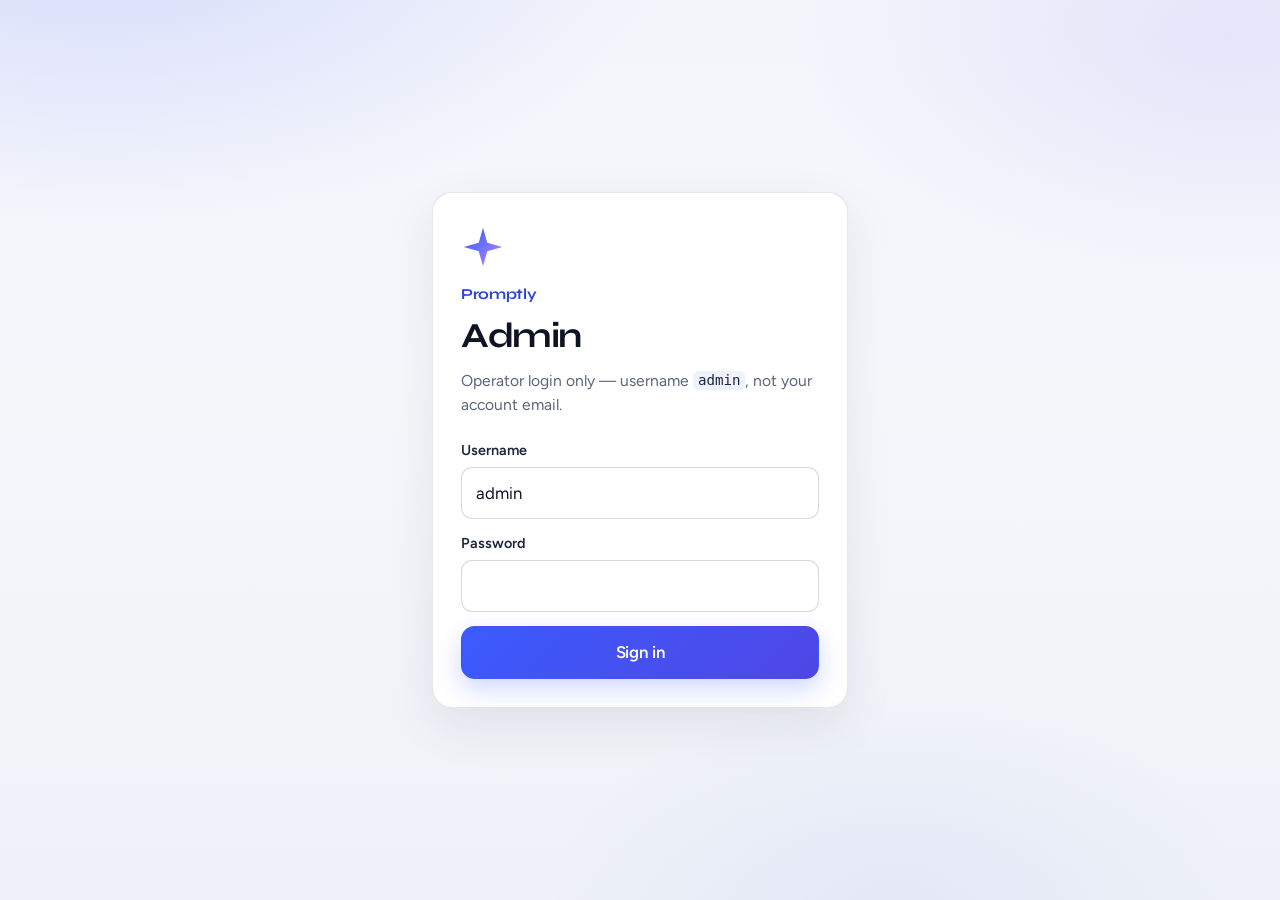
<file: admin.html>
<!doctype html>
<html lang="en">
  <head>
    <meta charset="utf-8" />
    <meta name="viewport" content="width=device-width, initial-scale=1" />
    <title>Admin — Promptly</title>
    <meta name="robots" content="noindex, nofollow" />
    <link rel="canonical" href="/admin" />
    <link rel="icon" href="./favicon.png" type="image/png" />
    <link rel="preconnect" href="https://fonts.googleapis.com" />
    <link rel="preconnect" href="https://fonts.gstatic.com" crossorigin />
    <link
      href="https://fonts.googleapis.com/css2?family=Figtree:wght@400;500;600;700&family=Syne:wght@700;800&display=swap"
      rel="stylesheet"
    />
    <link rel="stylesheet" href="/styles.css" />
  </head>
  <body class="admin-body">
    <div class="admin-shell" data-admin-root>
      <!-- Login (visible by default so a JS error never leaves a blank page) -->
      <section class="admin-login" data-view="login">
        <article class="admin-login__card">
          <div class="admin-login__mark" aria-hidden="true">
            <svg viewBox="0 0 64 64">
              <defs>
                <linearGradient id="admin-mark" x1="10" y1="8" x2="54" y2="56" gradientUnits="userSpaceOnUse">
                  <stop stop-color="#3b5bfd" />
                  <stop offset="1" stop-color="#a78bfa" />
                </linearGradient>
              </defs>
              <path
                fill="url(#admin-mark)"
                d="M32 4 38.2 25.8 60 32 38.2 38.2 32 60 25.8 38.2 4 32 25.8 25.8Z"
              />
            </svg>
          </div>
          <p class="admin-eyebrow">Promptly</p>
          <h1>Admin</h1>
          <p class="lede">Operator login only — username <code>admin</code>, not your account email.</p>
          <form class="form" data-login-form action="javascript:void(0)" method="post">
            <div class="form-row">
              <label for="admin-user">Username</label>
              <input
                id="admin-user"
                name="username"
                type="text"
                value="admin"
                autocomplete="off"
                autocapitalize="off"
                spellcheck="false"
                required
              />
            </div>
            <div class="form-row">
              <label for="admin-pass">Password</label>
              <input
                id="admin-pass"
                name="password"
                type="password"
                autocomplete="off"
                required
              />
            </div>
            <button class="btn btn--primary btn--block" type="submit" data-login-submit>Sign in</button>
          </form>
          <p class="form-hint" data-login-note></p>
        </article>
      </section>

      <!-- App -->
      <section class="admin-app" data-view="app" hidden>
        <header class="admin-top">
          <div class="admin-top__brand">
            <span class="admin-top__logo" aria-hidden="true"></span>
            <div>
              <strong>Promptly Admin</strong>
              <span data-admin-actor></span>
            </div>
          </div>
          <nav class="admin-nav" aria-label="Admin">
            <button type="button" class="admin-nav__btn is-active" data-tab="dashboard">Dashboard</button>
            <button type="button" class="admin-nav__btn" data-tab="users">Users</button>
          </nav>
          <button type="button" class="btn btn--ghost btn--sm" data-logout>Sign out</button>
        </header>

        <main class="admin-main wrap">
          <div class="admin-flash" data-flash hidden></div>

          <!-- Dashboard -->
          <section data-panel="dashboard" class="admin-panel">
            <header class="admin-panel__head">
              <h2>Dashboard</h2>
              <button type="button" class="btn btn--ghost btn--sm" data-refresh-stats>Refresh</button>
            </header>
            <div class="admin-stats" data-stats>
              <div class="admin-stat">
                <span class="admin-stat__label">Total users</span>
                <strong data-stat="total_users">—</strong>
              </div>
              <div class="admin-stat">
                <span class="admin-stat__label">Free</span>
                <strong data-stat="free_users">—</strong>
              </div>
              <div class="admin-stat">
                <span class="admin-stat__label">Pro</span>
                <strong data-stat="pro_users">—</strong>
              </div>
              <div class="admin-stat">
                <span class="admin-stat__label">New (7d)</span>
                <strong data-stat="new_registrations_7d">—</strong>
              </div>
              <div class="admin-stat">
                <span class="admin-stat__label">New (30d)</span>
                <strong data-stat="new_registrations_30d">—</strong>
              </div>
              <div class="admin-stat">
                <span class="admin-stat__label">Active subs</span>
                <strong data-stat="active_subscriptions">—</strong>
              </div>
              <div class="admin-stat admin-stat--wide">
                <span class="admin-stat__label">Credits used (this week)</span>
                <strong data-stat="credits_used_week">—</strong>
              </div>
            </div>
          </section>

          <!-- Users -->
          <section data-panel="users" class="admin-panel" hidden>
            <header class="admin-panel__head">
              <h2>Users</h2>
              <p class="admin-panel__meta" data-users-meta></p>
            </header>

            <form class="admin-filters" data-users-filter>
              <input
                type="search"
                name="query"
                placeholder="Search email or installation id"
                aria-label="Search users"
              />
              <select name="plan" aria-label="Plan filter">
                <option value="all">All plans</option>
                <option value="free">Free</option>
                <option value="pro">Pro</option>
              </select>
              <button class="btn btn--primary btn--sm" type="submit">Search</button>
            </form>

            <div class="admin-table-wrap">
              <table class="admin-table">
                <thead>
                  <tr>
                    <th>Email</th>
                    <th>Registered</th>
                    <th>Plan</th>
                    <th>Status</th>
                    <th>Expires</th>
                    <th>Source</th>
                    <th>Usage</th>
                    <th></th>
                  </tr>
                </thead>
                <tbody data-users-body>
                  <tr>
                    <td colspan="8" class="admin-empty">Loading…</td>
                  </tr>
                </tbody>
              </table>
            </div>

            <div class="admin-pager">
              <button type="button" class="btn btn--ghost btn--sm" data-page-prev disabled>Previous</button>
              <span data-page-label></span>
              <button type="button" class="btn btn--ghost btn--sm" data-page-next disabled>Next</button>
            </div>
          </section>
        </main>
      </section>
    </div>

    <!-- Subscription modal -->
    <dialog class="admin-dialog" data-sub-dialog>
      <form method="dialog" class="admin-dialog__form" data-sub-form>
        <header class="admin-dialog__head">
          <h3>Manage subscription</h3>
          <button type="submit" value="cancel" class="admin-dialog__close" aria-label="Close">×</button>
        </header>
        <p class="admin-dialog__email" data-sub-email></p>
        <p class="admin-dialog__meta" data-sub-meta></p>

        <input type="hidden" name="installation_id" />
        <input type="hidden" name="email" />

        <fieldset class="admin-fieldset">
          <legend>Grant Pro</legend>
          <div class="admin-chip-row">
            <button type="button" class="admin-chip" data-days="7">7 days</button>
            <button type="button" class="admin-chip" data-days="30">30 days</button>
            <button type="button" class="admin-chip" data-days="90">90 days</button>
          </div>
          <div class="form-row">
            <label for="sub-ends">Or end date (UTC)</label>
            <input id="sub-ends" name="ends_at" type="date" />
          </div>
          <div class="form-row">
            <label for="sub-status">Status</label>
            <select id="sub-status" name="status">
              <option value="active">active</option>
              <option value="trialing">trialing</option>
              <option value="canceling">canceling</option>
            </select>
          </div>
          <button type="button" class="btn btn--primary btn--block" data-sub-grant>Save Pro</button>
        </fieldset>

        <fieldset class="admin-fieldset admin-fieldset--danger">
          <legend>Revoke</legend>
          <p>Clear entitlement → Free. Stored as Manual revoke in audit log.</p>
          <button type="button" class="btn btn--ghost btn--block" data-sub-revoke>Cancel subscription</button>
        </fieldset>

        <p class="form-hint" data-sub-note></p>
      </form>
    </dialog>

    <script src="/config.js"></script>
    <script>
      /* Inline fallback login — works even if /admin.js fails to load */
      (function () {
        var form = document.querySelector('[data-login-form]');
        if (!form || form.dataset.boundInline) return;
        form.dataset.boundInline = '1';
        form.addEventListener('submit', function (e) {
          e.preventDefault();
          e.stopPropagation();
          var note = document.querySelector('[data-login-note]');
          var cfg = window.PROMPTLY_CONFIG || {};
          var user = String((form.username && form.username.value) || '').trim();
          var pass = String((form.password && form.password.value) || '').trim();
          if (note) note.textContent = 'Signing in…';
          if (!cfg.supabaseUrl || !cfg.supabaseAnonKey) {
            if (note) note.textContent = 'config.js missing supabase keys';
            return;
          }
          fetch(String(cfg.supabaseUrl).replace(/\/$/, '') + '/functions/v1/admin', {
            method: 'POST',
            headers: {
              'Content-Type': 'application/json',
              apikey: cfg.supabaseAnonKey,
              Authorization: 'Bearer ' + cfg.supabaseAnonKey,
            },
            body: JSON.stringify({ action: 'login', username: user, password: pass }),
          })
            .then(function (res) {
              return res.json().then(function (data) {
                return { res: res, data: data };
              });
            })
            .then(function (out) {
              if (!out.res.ok || !out.data || !out.data.token) {
                var msg = (out.data && out.data.error) || 'Login failed (' + out.res.status + ')';
                if (out.res.status === 401) {
                  msg = 'Invalid login. Username must be admin (not email). Password is case-sensitive.';
                }
                if (note) note.textContent = msg;
                return;
              }
              try {
                localStorage.setItem('promptly_admin_token', out.data.token);
                localStorage.setItem('promptly_admin_actor', user || 'admin');
              } catch (err) {}
              if (note) note.textContent = 'OK — loading…';
              location.reload();
            })
            .catch(function (err) {
              if (note) note.textContent = 'Network error: ' + (err && err.message ? err.message : err);
            });
        });
      })();
    </script>
    <script src="/admin.js"></script>
  </body>
</html>
</file>
<file: styles.css>
/* Promptly — commercial marketing site */

:root {
  --ink: #0f1424;
  --ink-soft: #1c2438;
  --muted: #5b657a;
  --line: rgba(15, 20, 36, 0.1);
  --line-strong: rgba(15, 20, 36, 0.16);
  --paper: #f6f7fb;
  --surface: #ffffff;
  --surface-soft: rgba(255, 255, 255, 0.78);
  --accent: #3b5bfd;
  --accent-deep: #2a43d8;
  --accent-soft: #eef1ff;
  --violet: #7c6cf0;
  --violet-soft: #f3f0ff;
  --success: #0f7a4e;
  --warn: #9a6700;
  --font-display: 'Syne', system-ui, sans-serif;
  --font-body: 'Figtree', system-ui, sans-serif;
  --radius: 1.1rem;
  --radius-sm: 0.75rem;
  --max: 70rem;
  --shadow-soft: 0 18px 50px rgba(20, 28, 55, 0.08);
  --ease: cubic-bezier(0.22, 1, 0.36, 1);
}

*,
*::before,
*::after {
  box-sizing: border-box;
}

html {
  scroll-behavior: smooth;
}

body {
  margin: 0;
  min-height: 100vh;
  color: var(--ink);
  font-family: var(--font-body);
  font-size: 1.05rem;
  line-height: 1.55;
  background:
    radial-gradient(980px 520px at 8% -8%, rgba(59, 91, 253, 0.16), transparent 58%),
    radial-gradient(820px 480px at 96% 4%, rgba(124, 108, 240, 0.12), transparent 52%),
    radial-gradient(640px 380px at 70% 100%, rgba(59, 91, 253, 0.06), transparent 55%),
    linear-gradient(180deg, #f3f5fb 0%, var(--paper) 42%, #eef1f7 100%);
  background-attachment: fixed;
}

img {
  max-width: 100%;
  display: block;
}

a {
  color: var(--accent-deep);
  text-decoration-thickness: 1px;
  text-underline-offset: 0.18em;
}

a:hover {
  color: var(--accent);
}

code {
  font-family: ui-monospace, SFMono-Regular, Menlo, Consolas, monospace;
  font-size: 0.9em;
  padding: 0.1em 0.35em;
  border-radius: 0.35rem;
  background: var(--accent-soft);
  color: var(--ink-soft);
}

.wrap {
  width: min(100% - 2rem, var(--max));
  margin-inline: auto;
}

.is-placeholder {
  opacity: 0.72;
  font-style: italic;
}

/* Header / Nav */
.site-header {
  position: sticky;
  top: 0;
  z-index: 40;
  backdrop-filter: blur(14px);
  background: rgba(246, 247, 251, 0.78);
  border-bottom: 1px solid transparent;
}

.site-header.is-scrolled,
.site-header:has(.nav__links.is-open) {
  border-bottom-color: var(--line);
}

.nav {
  display: flex;
  align-items: center;
  justify-content: space-between;
  gap: 1rem;
  padding: 0.95rem 0;
}

.brand {
  display: inline-flex;
  align-items: center;
  gap: 0.65rem;
  color: inherit;
  text-decoration: none;
  font-family: var(--font-display);
  font-weight: 700;
  font-size: 1.18rem;
  letter-spacing: -0.03em;
}

.brand:hover {
  color: inherit;
}

.brand__mark {
  width: 1.85rem;
  height: 1.85rem;
  flex-shrink: 0;
}

.nav__links {
  display: flex;
  align-items: center;
  gap: 0.2rem 1rem;
  flex-wrap: wrap;
  font-size: 0.95rem;
}

.nav__links > a:not(.btn) {
  color: var(--ink-soft);
  text-decoration: none;
  font-weight: 500;
  padding: 0.25rem 0;
}

.nav__links > a:not(.btn):hover,
.nav__links > a[aria-current='page'] {
  color: var(--accent);
}

.nav__toggle {
  display: none;
  width: 2.5rem;
  height: 2.5rem;
  border: 1px solid var(--line);
  border-radius: 0.7rem;
  background: var(--surface);
  cursor: pointer;
  padding: 0;
  align-items: center;
  justify-content: center;
  flex-direction: column;
  gap: 5px;
}

.nav__toggle span {
  display: block;
  width: 1.05rem;
  height: 2px;
  border-radius: 2px;
  background: var(--ink);
}

@media (max-width: 860px) {
  .nav__toggle {
    display: inline-flex;
  }

  .nav__links {
    display: none;
    position: absolute;
    left: 1rem;
    right: 1rem;
    top: calc(100% + 0.35rem);
    flex-direction: column;
    align-items: stretch;
    gap: 0.35rem;
    padding: 0.85rem;
    border-radius: var(--radius);
    border: 1px solid var(--line);
    background: var(--surface);
    box-shadow: var(--shadow-soft);
  }

  .nav__links.is-open {
    display: flex;
  }

  .nav__links .btn {
    width: 100%;
  }

  .nav {
    position: relative;
  }
}

/* Buttons */
.btn {
  display: inline-flex;
  align-items: center;
  justify-content: center;
  gap: 0.45rem;
  padding: 0.78rem 1.2rem;
  border-radius: 0.85rem;
  border: 1px solid transparent;
  font: inherit;
  font-weight: 600;
  letter-spacing: -0.01em;
  text-decoration: none;
  cursor: pointer;
  transition:
    transform 0.18s ease,
    background 0.18s ease,
    border-color 0.18s ease,
    box-shadow 0.18s ease;
}

.btn:hover {
  transform: translateY(-1px);
}

.btn--sm {
  padding: 0.55rem 0.95rem;
  font-size: 0.92rem;
  border-radius: 0.75rem;
}

.btn--primary {
  color: #fff;
  background: linear-gradient(135deg, var(--accent) 0%, #4f46e5 100%);
  box-shadow: 0 10px 24px rgba(59, 91, 253, 0.24);
}

.btn--primary:hover {
  color: #fff;
  box-shadow: 0 14px 30px rgba(59, 91, 253, 0.3);
}

.btn--ghost {
  color: var(--ink);
  background: rgba(255, 255, 255, 0.62);
  border-color: var(--line);
}

.btn--ghost:hover {
  color: var(--ink);
  background: #fff;
}

.btn--block {
  width: 100%;
}

.btn-row {
  display: flex;
  flex-wrap: wrap;
  gap: 0.7rem;
}

/* Hero */
.hero {
  position: relative;
  padding: 2.2rem 0 3.2rem;
  min-height: min(86vh, 42rem);
  display: grid;
  align-content: center;
  overflow: clip;
}

.hero__grid {
  display: grid;
  gap: 2rem;
  align-items: center;
}

@media (min-width: 960px) {
  .hero__grid {
    grid-template-columns: minmax(0, 1.05fr) minmax(0, 0.95fr);
    gap: 2.5rem;
  }
}

.hero__copy {
  position: relative;
  z-index: 1;
}

.hero__brand {
  margin: 0 0 0.85rem;
  font-family: var(--font-display);
  font-size: clamp(2.7rem, 7vw, 4.5rem);
  font-weight: 800;
  letter-spacing: -0.045em;
  line-height: 0.96;
  animation: rise 0.7s var(--ease) both;
}

.hero__brand span {
  display: block;
  margin-top: 0.2rem;
  font-size: 0.42em;
  font-weight: 700;
  letter-spacing: -0.02em;
  color: var(--muted);
}

.hero__lead {
  max-width: 32rem;
  margin: 0 0 1.45rem;
  color: var(--muted);
  font-size: clamp(1.05rem, 2vw, 1.22rem);
  line-height: 1.5;
  animation: rise 0.75s 0.06s var(--ease) both;
}

.hero .btn-row {
  animation: rise 0.8s 0.12s var(--ease) both;
}

.hero__stage {
  position: relative;
  min-height: 22rem;
  animation: rise 0.85s 0.1s var(--ease) both;
}

@media (max-width: 959px) {
  .hero {
    min-height: auto;
    padding-top: 1.5rem;
  }
}

/* Product mockups */
.mock {
  position: relative;
  border-radius: 1.25rem;
  background: linear-gradient(160deg, #ffffff 0%, #f4f6ff 100%);
  border: 1px solid var(--line);
  box-shadow: var(--shadow-soft);
  overflow: hidden;
}

.mock--panel {
  max-width: 24rem;
  margin-inline: auto;
  min-height: 28rem;
  display: grid;
  grid-template-rows: auto 1fr auto;
}

.mock__chrome {
  display: flex;
  align-items: center;
  gap: 0.55rem;
  padding: 0.85rem 1rem;
  border-bottom: 1px solid var(--line);
  background: rgba(255, 255, 255, 0.8);
}

.mock__dots {
  display: flex;
  gap: 0.3rem;
}

.mock__dots i {
  width: 0.55rem;
  height: 0.55rem;
  border-radius: 50%;
  background: #d8deea;
}

.mock__title {
  font-family: var(--font-display);
  font-size: 0.92rem;
  font-weight: 700;
  letter-spacing: -0.02em;
}

.mock__body {
  padding: 1rem;
  display: flex;
  flex-direction: column;
  gap: 0.75rem;
  background:
    linear-gradient(180deg, rgba(59, 91, 253, 0.03), transparent 40%),
    #fbfcff;
}

.mock__bubble {
  max-width: 88%;
  padding: 0.7rem 0.85rem;
  border-radius: 0.9rem;
  font-size: 0.88rem;
  line-height: 1.45;
}

.mock__bubble--user {
  align-self: flex-end;
  background: linear-gradient(135deg, var(--accent), #4f46e5);
  color: #fff;
  border-bottom-right-radius: 0.35rem;
}

.mock__bubble--ai {
  align-self: flex-start;
  background: #fff;
  border: 1px solid var(--line);
  color: var(--ink-soft);
  border-bottom-left-radius: 0.35rem;
}

.mock__meta {
  display: flex;
  gap: 0.4rem;
  flex-wrap: wrap;
  margin-top: 0.15rem;
}

.mock__chip {
  font-size: 0.72rem;
  font-weight: 600;
  padding: 0.22rem 0.5rem;
  border-radius: 0.45rem;
  background: var(--violet-soft);
  color: #5b4fd1;
}

.mock__input {
  display: flex;
  gap: 0.5rem;
  padding: 0.85rem 1rem 1rem;
  border-top: 1px solid var(--line);
  background: #fff;
}

.mock__input span {
  flex: 1;
  border: 1px solid var(--line);
  border-radius: 0.7rem;
  padding: 0.65rem 0.8rem;
  color: var(--muted);
  font-size: 0.86rem;
  background: #f8f9fd;
}

.mock__send {
  width: 2.5rem;
  border-radius: 0.7rem;
  border: none;
  background: var(--accent);
  color: #fff;
  font-weight: 700;
}

.mock-float {
  position: absolute;
  right: -0.4rem;
  bottom: 1.2rem;
  width: min(100%, 15.5rem);
  padding: 0.85rem;
  border-radius: 1rem;
  background: #fff;
  border: 1px solid var(--line);
  box-shadow: 0 16px 40px rgba(20, 28, 55, 0.12);
  animation: float 4.5s ease-in-out infinite;
}

.mock-float h4 {
  margin: 0 0 0.35rem;
  font-size: 0.82rem;
  letter-spacing: -0.01em;
}

.mock-float p {
  margin: 0;
  font-size: 0.78rem;
  color: var(--muted);
  line-height: 1.4;
}

@media (max-width: 959px) {
  .mock-float {
    display: none;
  }
}

@keyframes rise {
  from {
    opacity: 0;
    transform: translateY(14px);
  }
  to {
    opacity: 1;
    transform: none;
  }
}

@keyframes float {
  0%,
  100% {
    transform: translateY(0);
  }
  50% {
    transform: translateY(-8px);
  }
}

/* Sections */
.section {
  padding: 3rem 0;
}

.section--tight {
  padding-top: 1.5rem;
}

.section__head {
  max-width: 36rem;
  margin-bottom: 1.75rem;
}

.section__title {
  margin: 0 0 0.45rem;
  font-family: var(--font-display);
  font-size: clamp(1.6rem, 3vw, 2.1rem);
  font-weight: 750;
  letter-spacing: -0.03em;
}

.section__sub {
  margin: 0;
  color: var(--muted);
}

.features {
  display: grid;
  gap: 1rem 1.25rem;
}

@media (min-width: 720px) {
  .features {
    grid-template-columns: repeat(2, 1fr);
  }
}

@media (min-width: 980px) {
  .features {
    grid-template-columns: repeat(4, 1fr);
  }
}

.feature {
  padding: 0.15rem 0 0.5rem;
  border-top: 1px solid var(--line);
}

.feature h3 {
  margin: 0.85rem 0 0.35rem;
  font-size: 1.02rem;
  letter-spacing: -0.02em;
}

.feature p {
  margin: 0;
  color: var(--muted);
  font-size: 0.94rem;
}

.feature__icon {
  width: 2rem;
  height: 2rem;
  margin-top: 0.95rem;
  border-radius: 0.55rem;
  display: grid;
  place-items: center;
  background: var(--accent-soft);
  color: var(--accent-deep);
}

.feature__icon svg {
  width: 1.05rem;
  height: 1.05rem;
}

/* Screenshots / showcase */
.showcase {
  display: grid;
  gap: 1rem;
}

@media (min-width: 860px) {
  .showcase {
    grid-template-columns: 1.2fr 0.8fr;
  }
}

.shot {
  padding: 1.1rem;
  border-radius: var(--radius);
  border: 1px solid var(--line);
  background: var(--surface-soft);
  backdrop-filter: blur(8px);
}

.shot h3 {
  margin: 0 0 0.85rem;
  font-size: 1rem;
  letter-spacing: -0.02em;
}

.shot--tall .mock--panel {
  max-width: none;
  min-height: 24rem;
}

.shot-stack {
  display: grid;
  gap: 1rem;
}

.mini-ui {
  border-radius: 0.9rem;
  border: 1px solid var(--line);
  background: #fff;
  overflow: hidden;
}

.mini-ui__bar {
  padding: 0.65rem 0.8rem;
  border-bottom: 1px solid var(--line);
  font-size: 0.8rem;
  font-weight: 600;
  color: var(--ink-soft);
  background: #fafbff;
}

.mini-ui__rows {
  padding: 0.75rem;
  display: grid;
  gap: 0.45rem;
}

.mini-ui__row {
  display: flex;
  align-items: center;
  justify-content: space-between;
  gap: 0.75rem;
  padding: 0.55rem 0.65rem;
  border-radius: 0.55rem;
  background: #f7f8fc;
  font-size: 0.82rem;
}

.mini-ui__row strong {
  font-weight: 600;
}

.mini-ui__row span {
  color: var(--muted);
}

.cta-band {
  margin: 1rem 0 3rem;
  padding: 1.75rem 1.4rem;
  border-radius: 1.25rem;
  border: 1px solid var(--line);
  background:
    linear-gradient(120deg, rgba(59, 91, 253, 0.08), rgba(124, 108, 240, 0.08)),
    #fff;
  display: flex;
  flex-wrap: wrap;
  gap: 1rem;
  align-items: center;
  justify-content: space-between;
}

.cta-band h2 {
  margin: 0 0 0.25rem;
  font-family: var(--font-display);
  font-size: 1.45rem;
  letter-spacing: -0.03em;
}

.cta-band p {
  margin: 0;
  color: var(--muted);
}

/* Pricing */
.pricing-solo {
  max-width: 34rem;
  margin: 0 auto;
  padding: 1.75rem;
  border-radius: 1.35rem;
  border: 1px solid var(--line);
  background: #fff;
  box-shadow: var(--shadow-soft);
}

.pricing-solo__top {
  display: flex;
  flex-wrap: wrap;
  gap: 0.75rem 1.25rem;
  justify-content: space-between;
  align-items: flex-end;
  margin-bottom: 1.25rem;
  padding-bottom: 1.15rem;
  border-bottom: 1px solid var(--line);
}

.pricing-solo__top h2 {
  margin: 0;
  font-family: var(--font-display);
  font-size: 1.6rem;
  letter-spacing: -0.03em;
}

.pricing-solo__price {
  margin: 0;
  font-family: var(--font-display);
  font-size: 2.4rem;
  font-weight: 800;
  letter-spacing: -0.04em;
  line-height: 1;
}

.pricing-solo__price span {
  font-size: 0.95rem;
  font-weight: 600;
  color: var(--muted);
  letter-spacing: -0.01em;
}

.pricing-list {
  margin: 0 0 1.4rem;
  padding: 0;
  list-style: none;
  display: grid;
  gap: 0.7rem;
}

.pricing-list li {
  display: grid;
  grid-template-columns: 1.2rem 1fr;
  gap: 0.65rem;
  align-items: start;
  color: var(--ink-soft);
  font-size: 0.98rem;
}

.pricing-list li::before {
  content: '';
  width: 1.15rem;
  height: 1.15rem;
  margin-top: 0.12rem;
  border-radius: 50%;
  background:
    radial-gradient(circle at 50% 45%, #fff 0 28%, transparent 29%),
    linear-gradient(135deg, var(--accent), var(--violet));
}

.pricing-note {
  margin: 0.9rem 0 0;
  color: var(--muted);
  font-size: 0.9rem;
  text-align: center;
}

.payment-help a {
  color: var(--accent);
  text-decoration: underline;
  text-underline-offset: 2px;
}

.messenger-links {
  list-style: none;
  margin: 0.75rem 0 0;
  padding: 0;
  display: flex;
  flex-wrap: wrap;
  gap: 0.55rem 1rem;
}

.messenger-links a {
  color: var(--accent);
  font-weight: 600;
  text-decoration: none;
}

.messenger-links a:hover {
  text-decoration: underline;
}

/* Inner pages */
.page {
  padding: 1.6rem 0 4rem;
}

.page h1 {
  margin: 0 0 0.65rem;
  font-family: var(--font-display);
  font-size: clamp(2rem, 4vw, 2.7rem);
  letter-spacing: -0.04em;
  line-height: 1.05;
}

.page .lede {
  margin: 0 0 2rem;
  max-width: 38rem;
  color: var(--muted);
  font-size: 1.08rem;
}

.page-nav {
  display: flex;
  flex-wrap: wrap;
  gap: 0.55rem 1rem;
  margin: -0.5rem 0 1.75rem;
  font-size: 0.92rem;
}

.page-nav a {
  color: var(--ink-soft);
  text-decoration: none;
  font-weight: 500;
}

.page-nav a:hover {
  color: var(--accent);
}

.panel {
  padding: 1.25rem 1.3rem;
  border-radius: var(--radius);
  background: rgba(255, 255, 255, 0.84);
  border: 1px solid var(--line);
}

.panel + .panel {
  margin-top: 1rem;
}

.panel h2 {
  margin: 0 0 0.5rem;
  font-size: 1.12rem;
  letter-spacing: -0.02em;
}

.panel p,
.panel li {
  color: var(--muted);
}

.panel ul {
  margin: 0.4rem 0 0;
  padding-left: 1.15rem;
}

.panel li + li {
  margin-top: 0.35rem;
}

.prose {
  max-width: 44rem;
}

.prose h2 {
  margin: 1.85rem 0 0.5rem;
  font-family: var(--font-display);
  font-size: 1.25rem;
  letter-spacing: -0.02em;
}

.prose h3 {
  margin: 1.25rem 0 0.4rem;
  font-size: 1.05rem;
}

.prose p,
.prose li {
  color: var(--muted);
}

.prose ul {
  padding-left: 1.15rem;
}

.mail {
  font-weight: 650;
  font-size: 1.1rem;
}

/* Docs */
.docs-grid {
  display: grid;
  gap: 1rem;
}

@media (min-width: 860px) {
  .docs-grid {
    grid-template-columns: 14rem 1fr;
    align-items: start;
  }
}

.docs-toc {
  position: sticky;
  top: 5rem;
  display: grid;
  gap: 0.45rem;
  font-size: 0.92rem;
}

.docs-toc a {
  color: var(--ink-soft);
  text-decoration: none;
  font-weight: 500;
}

.docs-toc a:hover {
  color: var(--accent);
}

.steps-list {
  margin: 0;
  padding: 0;
  list-style: none;
  counter-reset: docs;
  display: grid;
  gap: 0.85rem;
}

.steps-list li {
  position: relative;
  padding: 1rem 1rem 1rem 3.2rem;
  border-radius: var(--radius-sm);
  border: 1px solid var(--line);
  background: #fff;
  color: var(--muted);
}

.steps-list li::before {
  counter-increment: docs;
  content: counter(docs);
  position: absolute;
  left: 0.9rem;
  top: 1rem;
  width: 1.6rem;
  height: 1.6rem;
  border-radius: 0.5rem;
  display: grid;
  place-items: center;
  background: var(--accent-soft);
  color: var(--accent-deep);
  font-family: var(--font-display);
  font-weight: 700;
  font-size: 0.82rem;
}

.faq {
  display: grid;
  gap: 0.65rem;
}

.faq details {
  border: 1px solid var(--line);
  border-radius: var(--radius-sm);
  background: #fff;
  padding: 0.85rem 1rem;
}

.faq summary {
  cursor: pointer;
  font-weight: 600;
  letter-spacing: -0.01em;
  list-style: none;
}

.faq summary::-webkit-details-marker {
  display: none;
}

.faq summary::after {
  content: '+';
  float: right;
  color: var(--muted);
  font-weight: 500;
}

.faq details[open] summary::after {
  content: '−';
}

.faq p {
  margin: 0.65rem 0 0;
  color: var(--muted);
  font-size: 0.95rem;
}

/* Support form */
.form {
  display: grid;
  gap: 0.85rem;
}

.form-row {
  display: grid;
  gap: 0.35rem;
}

.form-row label {
  font-size: 0.9rem;
  font-weight: 600;
  color: var(--ink-soft);
}

.form-row input,
.form-row select,
.form-row textarea {
  width: 100%;
  border: 1px solid var(--line-strong);
  border-radius: 0.7rem;
  padding: 0.75rem 0.85rem;
  font: inherit;
  color: var(--ink);
  background: #fff;
}

.form-row textarea {
  min-height: 8.5rem;
  resize: vertical;
}

.form-row input:focus,
.form-row select:focus,
.form-row textarea:focus {
  outline: 2px solid rgba(59, 91, 253, 0.28);
  border-color: var(--accent);
}

.form-hint {
  margin: 0;
  color: var(--muted);
  font-size: 0.88rem;
}

.support-layout {
  display: grid;
  gap: 1rem;
}

@media (min-width: 860px) {
  .support-layout {
    grid-template-columns: 1.2fr 0.8fr;
    align-items: start;
  }
}

/* Checkout */
.checkout-card {
  max-width: 28rem;
  margin: 0 auto;
  padding: 1.6rem;
  border-radius: 1.25rem;
  border: 1px solid var(--line);
  background: #fff;
  box-shadow: var(--shadow-soft);
}

.checkout-card h1 {
  font-size: 1.7rem;
}

.checkout-summary {
  margin: 1.1rem 0 1.35rem;
  padding: 1rem;
  border-radius: 0.9rem;
  background: #f7f8fc;
  border: 1px solid var(--line);
}

.checkout-summary__row {
  display: flex;
  justify-content: space-between;
  gap: 1rem;
  font-size: 0.95rem;
}

.checkout-summary__row + .checkout-summary__row {
  margin-top: 0.45rem;
}

.checkout-summary__total {
  margin-top: 0.75rem;
  padding-top: 0.75rem;
  border-top: 1px solid var(--line);
  font-weight: 700;
}

.checkout-status {
  margin: 0.9rem 0 0;
  color: var(--muted);
  font-size: 0.9rem;
  text-align: center;
}

.checkout-status.is-warn {
  color: var(--warn);
}

/* Footer */
.footer {
  padding: 2.5rem 0 2rem;
  border-top: 1px solid var(--line);
  color: var(--muted);
  font-size: 0.92rem;
  background: rgba(255, 255, 255, 0.35);
}

.footer__grid {
  display: grid;
  gap: 1.75rem;
}

@media (min-width: 800px) {
  .footer__grid {
    grid-template-columns: 1.1fr 1.6fr;
  }
}

.footer__brand p {
  margin: 0.7rem 0 0;
  max-width: 16rem;
}

.footer__cols {
  display: grid;
  gap: 1.25rem;
  grid-template-columns: repeat(3, minmax(0, 1fr));
}

@media (max-width: 560px) {
  .footer__cols {
    grid-template-columns: 1fr 1fr;
  }
}

.footer__cols h3 {
  margin: 0 0 0.55rem;
  font-size: 0.8rem;
  text-transform: uppercase;
  letter-spacing: 0.06em;
  color: var(--ink-soft);
}

.footer__cols a {
  display: block;
  color: var(--muted);
  text-decoration: none;
  font-weight: 500;
  margin-top: 0.35rem;
}

.footer__cols a:hover {
  color: var(--accent);
}

.footer__bottom {
  margin-top: 2rem;
  padding-top: 1rem;
  border-top: 1px solid var(--line);
  display: flex;
  flex-wrap: wrap;
  gap: 0.5rem 1.25rem;
  justify-content: space-between;
  font-size: 0.86rem;
}

[data-auth-slot] {
  display: contents;
}

.hero__kicker {
  margin: 0 0 0.7rem;
  color: var(--accent-deep);
  font-size: 0.78rem;
  font-weight: 700;
  letter-spacing: 0.08em;
  text-transform: uppercase;
}

.mock {
  animation: panel-in 0.7s var(--ease) both;
}

.mock__bubble {
  animation: bubble-in 0.55s var(--ease) both;
}

.mock__bubble--ai {
  animation-delay: 0.12s;
}

@keyframes panel-in {
  from { opacity: 0; transform: translateY(12px); }
  to { opacity: 1; transform: none; }
}

@keyframes bubble-in {
  from { opacity: 0; transform: translateY(6px); }
  to { opacity: 1; transform: none; }
}

.surfaces {
  display: grid;
  gap: 1rem;
}

@media (min-width: 900px) {
  .surfaces {
    grid-template-columns: repeat(4, minmax(0, 1fr));
  }
}

.surface {
  padding: 1rem;
  border-radius: var(--radius);
  background: var(--surface);
  border: 1px solid var(--line);
  box-shadow: var(--shadow-soft);
  transition: transform 0.25s var(--ease), box-shadow 0.25s var(--ease);
}

.surface:hover {
  transform: translateY(-3px);
  box-shadow: 0 22px 40px rgba(20, 28, 55, 0.1);
}

.surface h3 {
  margin: 0 0 0.75rem;
  font-family: var(--font-display);
  font-size: 1.05rem;
}

.surface p {
  margin: 0.7rem 0 0;
  color: var(--muted);
  font-size: 0.92rem;
}

.surface__page,
.surface__shot,
.surface__doc,
.surface__sheet {
  min-height: 7.5rem;
  border-radius: 0.85rem;
  background: linear-gradient(180deg, #f7f8fd, #eef1f8);
  border: 1px solid var(--line);
  padding: 0.8rem;
}

.surface__page span,
.surface__doc span {
  display: inline-block;
  margin-top: 0.6rem;
  font-size: 0.75rem;
  font-weight: 700;
  color: var(--accent-deep);
}

.surface__frame {
  height: 4.2rem;
  border-radius: 0.6rem;
  background:
    linear-gradient(135deg, rgba(59, 91, 253, 0.25), transparent 40%),
    linear-gradient(180deg, #d9e0f5, #c5cdea);
}

.surface__sheet {
  display: grid;
  grid-template-columns: repeat(3, 1fr);
  gap: 0.35rem;
  align-content: center;
}

.surface__sheet div {
  height: 1.4rem;
  border-radius: 0.3rem;
  background: #fff;
  border: 1px solid var(--line);
}

.link-banner,
.auth-card,
.account-card {
  border: 1px solid var(--line);
  background: var(--surface);
  border-radius: var(--radius);
  box-shadow: var(--shadow-soft);
}

.link-banner {
  margin: 0 0 1rem;
  padding: 0.75rem 0.9rem;
  color: var(--ink-soft);
  background: var(--accent-soft);
}

.auth-page {
  min-height: calc(100vh - 12rem);
  display: grid;
  align-items: center;
}

.auth-card {
  max-width: 26.5rem;
  margin: 1.5rem auto 2.5rem;
  padding: 1.6rem 1.45rem 1.45rem;
  text-align: left;
}

.account-card {
  max-width: 32rem;
  margin: 1.5rem auto 2.5rem;
  padding: 1.6rem 1.45rem 1.45rem;
}

.account-actions {
  display: grid;
  gap: 0.55rem;
  margin-top: 0.9rem;
}

.account-actions .btn,
.account-card .form > .btn {
  width: 100%;
}

.auth-card h1 {
  margin: 0.15rem 0 0.35rem;
  font-size: 1.65rem;
}

.auth-card .lede {
  margin-top: 0;
  margin-bottom: 1.15rem;
}

.auth-card__mark {
  width: 2.6rem;
  height: 2.6rem;
  margin-bottom: 0.85rem;
}

.auth-card__mark svg {
  width: 100%;
  height: 100%;
  display: block;
}

.btn--google {
  display: inline-flex;
  align-items: center;
  justify-content: center;
  gap: 0.65rem;
  background: #fff;
  color: var(--ink);
  border: 1px solid var(--line-strong);
  box-shadow: 0 1px 0 rgba(15, 20, 36, 0.04);
}

.btn--google:hover {
  background: #f7f8fc;
  color: var(--ink);
}

.btn--google svg,
.auth-card .btn svg {
  width: 1.15rem;
  height: 1.15rem;
  flex-shrink: 0;
}

.auth-card .btn {
  display: inline-flex;
  align-items: center;
  justify-content: center;
  gap: 0.5rem;
}

.auth-divider {
  display: grid;
  grid-template-columns: 1fr auto 1fr;
  align-items: center;
  gap: 0.75rem;
  margin: 1.05rem 0 0.95rem;
  color: var(--muted);
  font-size: 0.82rem;
}

.auth-divider::before,
.auth-divider::after {
  content: '';
  height: 1px;
  background: var(--line);
}

.field {
  display: flex;
  align-items: center;
  gap: 0.55rem;
  padding: 0 0.75rem;
  border: 1px solid var(--line-strong);
  border-radius: 0.75rem;
  background: #fff;
}

.field:focus-within {
  border-color: var(--accent);
  box-shadow: 0 0 0 3px rgba(59, 91, 253, 0.15);
}

.field svg {
  width: 1.05rem;
  height: 1.05rem;
  color: var(--muted);
  flex-shrink: 0;
}

.field input {
  width: 100%;
  border: 0;
  outline: none;
  background: transparent;
  padding: 0.72rem 0;
  font: inherit;
  color: inherit;
  box-shadow: none;
}

.field input:focus {
  outline: none;
  border: 0;
  box-shadow: none;
}

.auth-card .btn--block + .btn--block {
  margin-top: 0.55rem;
}

.account-list {
  margin: 0 0 1.2rem;
}

.account-list > div {
  display: grid;
  grid-template-columns: 9.5rem 1fr;
  gap: 0.75rem;
  padding: 0.7rem 0;
  border-top: 1px solid var(--line);
}

.account-list dt {
  color: var(--muted);
  font-size: 0.88rem;
}

.account-list dd {
  margin: 0;
  font-weight: 650;
}

@media (max-width: 640px) {
  .account-list > div {
    grid-template-columns: 1fr;
    gap: 0.15rem;
  }
}

/* ——— Admin panel ——— */
.admin-body {
  min-height: 100vh;
}

.admin-shell {
  min-height: 100vh;
}

.admin-login {
  display: grid;
  place-items: center;
  min-height: 100vh;
  padding: 2rem 1rem;
}

.admin-login__card {
  width: min(100%, 26rem);
  padding: 2rem 1.75rem 1.75rem;
  border-radius: calc(var(--radius) + 0.15rem);
  background: var(--surface);
  border: 1px solid var(--line);
  box-shadow: var(--shadow-soft);
}

.admin-login__mark {
  width: 2.75rem;
  height: 2.75rem;
  margin-bottom: 0.85rem;
}

.admin-login__mark svg {
  width: 100%;
  height: 100%;
}

.admin-eyebrow {
  margin: 0;
  font-family: var(--font-display);
  font-weight: 700;
  font-size: 0.95rem;
  letter-spacing: -0.02em;
  color: var(--accent-deep);
}

.admin-login__card h1 {
  margin: 0.15rem 0 0.35rem;
  font-family: var(--font-display);
  font-size: clamp(1.8rem, 4vw, 2.2rem);
  letter-spacing: -0.04em;
}

.admin-login__card .lede {
  margin: 0 0 1.35rem;
  color: var(--muted);
  font-size: 0.98rem;
}

.admin-top {
  position: sticky;
  top: 0;
  z-index: 30;
  display: flex;
  align-items: center;
  gap: 1rem;
  flex-wrap: wrap;
  padding: 0.85rem clamp(1rem, 3vw, 1.75rem);
  background: rgba(246, 247, 251, 0.86);
  backdrop-filter: blur(14px);
  border-bottom: 1px solid var(--line);
}

.admin-top__brand {
  display: inline-flex;
  align-items: center;
  gap: 0.65rem;
  min-width: 11rem;
}

.admin-top__brand strong {
  display: block;
  font-family: var(--font-display);
  font-size: 1.05rem;
  letter-spacing: -0.03em;
}

.admin-top__brand span {
  display: block;
  font-size: 0.82rem;
  color: var(--muted);
}

.admin-top__logo {
  width: 1.85rem;
  height: 1.85rem;
  border-radius: 0.55rem;
  background:
    radial-gradient(circle at 30% 25%, #a78bfa, transparent 55%),
    linear-gradient(145deg, #3b5bfd, #6d5ef5);
  box-shadow: inset 0 0 0 1px rgba(255, 255, 255, 0.25);
}

.admin-nav {
  display: inline-flex;
  gap: 0.35rem;
  padding: 0.25rem;
  border-radius: 999px;
  background: rgba(15, 20, 36, 0.04);
  border: 1px solid var(--line);
  margin-inline: auto;
}

.admin-nav__btn {
  border: 0;
  background: transparent;
  color: var(--muted);
  font: inherit;
  font-weight: 600;
  font-size: 0.92rem;
  padding: 0.45rem 0.95rem;
  border-radius: 999px;
  cursor: pointer;
  transition: background 0.2s var(--ease), color 0.2s var(--ease);
}

.admin-nav__btn.is-active {
  background: var(--surface);
  color: var(--ink);
  box-shadow: 0 1px 3px rgba(15, 20, 36, 0.08);
}

.admin-main {
  padding: 1.5rem 0 3rem;
}

.admin-panel__head {
  display: flex;
  align-items: baseline;
  justify-content: space-between;
  gap: 1rem;
  margin-bottom: 1.1rem;
}

.admin-panel__head h2 {
  margin: 0;
  font-family: var(--font-display);
  font-size: 1.55rem;
  letter-spacing: -0.03em;
}

.admin-panel__meta {
  margin: 0;
  color: var(--muted);
  font-size: 0.92rem;
}

.admin-flash {
  margin-bottom: 1rem;
  padding: 0.75rem 1rem;
  border-radius: var(--radius-sm);
  border: 1px solid var(--line);
  background: var(--surface);
  font-size: 0.95rem;
}

.admin-flash--ok {
  border-color: rgba(15, 122, 78, 0.28);
  background: rgba(15, 122, 78, 0.08);
  color: var(--success);
}

.admin-flash--error {
  border-color: rgba(176, 42, 55, 0.28);
  background: rgba(176, 42, 55, 0.08);
  color: #9b1c2e;
}

.admin-stats {
  display: grid;
  grid-template-columns: repeat(auto-fit, minmax(9.5rem, 1fr));
  gap: 0.85rem;
}

.admin-stat {
  padding: 1.05rem 1.1rem;
  border-radius: var(--radius);
  background: var(--surface);
  border: 1px solid var(--line);
  box-shadow: 0 8px 24px rgba(20, 28, 55, 0.04);
}

.admin-stat--wide {
  grid-column: span 2;
}

.admin-stat__label {
  display: block;
  margin-bottom: 0.35rem;
  color: var(--muted);
  font-size: 0.84rem;
  font-weight: 600;
}

.admin-stat strong {
  font-family: var(--font-display);
  font-size: 1.7rem;
  letter-spacing: -0.04em;
  font-weight: 800;
}

.admin-filters {
  display: flex;
  flex-wrap: wrap;
  gap: 0.65rem;
  margin-bottom: 1rem;
}

.admin-filters input[type='search'],
.admin-filters select {
  min-height: 2.5rem;
  padding: 0.45rem 0.8rem;
  border-radius: var(--radius-sm);
  border: 1px solid var(--line-strong);
  background: var(--surface);
  font: inherit;
}

.admin-filters input[type='search'] {
  flex: 1 1 16rem;
}

.admin-table-wrap {
  overflow-x: auto;
  border-radius: var(--radius);
  border: 1px solid var(--line);
  background: var(--surface);
}

.admin-table {
  width: 100%;
  border-collapse: collapse;
  font-size: 0.92rem;
}

.admin-table th,
.admin-table td {
  padding: 0.75rem 0.9rem;
  text-align: left;
  border-bottom: 1px solid var(--line);
  vertical-align: top;
}

.admin-table th {
  font-size: 0.78rem;
  text-transform: uppercase;
  letter-spacing: 0.04em;
  color: var(--muted);
  background: rgba(246, 247, 251, 0.9);
  white-space: nowrap;
}

.admin-table tr:last-child td {
  border-bottom: 0;
}

.admin-email {
  font-weight: 650;
}

.admin-id {
  margin-top: 0.15rem;
  font-size: 0.78rem;
  color: var(--muted);
  font-family: ui-monospace, SFMono-Regular, Menlo, Consolas, monospace;
  word-break: break-all;
}

.admin-empty {
  text-align: center;
  color: var(--muted);
  padding: 2rem 1rem !important;
}

.admin-badge {
  display: inline-flex;
  align-items: center;
  padding: 0.18rem 0.55rem;
  border-radius: 999px;
  font-size: 0.78rem;
  font-weight: 700;
  letter-spacing: 0.01em;
}

.admin-badge--pro {
  background: var(--accent-soft);
  color: var(--accent-deep);
}

.admin-badge--free {
  background: rgba(15, 20, 36, 0.06);
  color: var(--muted);
}

.admin-badge--status {
  background: var(--violet-soft);
  color: #4f46a8;
}

.admin-badge--muted {
  background: rgba(15, 20, 36, 0.05);
  color: var(--muted);
}

.admin-pager {
  display: flex;
  align-items: center;
  justify-content: center;
  gap: 1rem;
  margin-top: 1rem;
  color: var(--muted);
  font-size: 0.92rem;
}

.admin-dialog {
  width: min(100% - 2rem, 26rem);
  padding: 0;
  border: 1px solid var(--line);
  border-radius: calc(var(--radius) + 0.1rem);
  background: var(--surface);
  box-shadow: var(--shadow-soft);
}

.admin-dialog::backdrop {
  background: rgba(15, 20, 36, 0.42);
  backdrop-filter: blur(3px);
}

.admin-dialog__form {
  padding: 1.25rem 1.25rem 1.1rem;
}

.admin-dialog__head {
  display: flex;
  align-items: center;
  justify-content: space-between;
  gap: 0.75rem;
  margin-bottom: 0.35rem;
}

.admin-dialog__head h3 {
  margin: 0;
  font-family: var(--font-display);
  font-size: 1.2rem;
  letter-spacing: -0.03em;
}

.admin-dialog__close {
  border: 0;
  background: transparent;
  font-size: 1.4rem;
  line-height: 1;
  color: var(--muted);
  cursor: pointer;
}

.admin-dialog__email {
  margin: 0;
  font-weight: 650;
}

.admin-dialog__meta {
  margin: 0.25rem 0 1rem;
  color: var(--muted);
  font-size: 0.88rem;
}

.admin-fieldset {
  margin: 0 0 1rem;
  padding: 0.9rem 0.95rem 1rem;
  border: 1px solid var(--line);
  border-radius: var(--radius-sm);
}

.admin-fieldset legend {
  padding: 0 0.35rem;
  font-weight: 700;
  font-size: 0.88rem;
}

.admin-fieldset--danger {
  border-color: rgba(176, 42, 55, 0.22);
  background: rgba(176, 42, 55, 0.03);
}

.admin-fieldset--danger p {
  margin: 0 0 0.75rem;
  color: var(--muted);
  font-size: 0.88rem;
}

.admin-chip-row {
  display: flex;
  flex-wrap: wrap;
  gap: 0.45rem;
  margin-bottom: 0.75rem;
}

.admin-chip {
  border: 1px solid var(--line-strong);
  background: var(--accent-soft);
  color: var(--accent-deep);
  font: inherit;
  font-weight: 650;
  font-size: 0.88rem;
  padding: 0.4rem 0.75rem;
  border-radius: 999px;
  cursor: pointer;
  transition: background 0.15s var(--ease), border-color 0.15s var(--ease);
}

.admin-chip:hover {
  border-color: var(--accent);
  background: #e4e9ff;
}

@media (max-width: 720px) {
  .admin-nav {
    order: 3;
    width: 100%;
    justify-content: stretch;
  }

  .admin-nav__btn {
    flex: 1;
  }

  .admin-stat--wide {
    grid-column: span 1;
  }

  .admin-top {
    justify-content: space-between;
  }
}

@media (prefers-reduced-motion: reduce) {
  *,
  *::before,
  *::after {
    animation: none !important;
    transition: none !important;
  }
}
</file>
